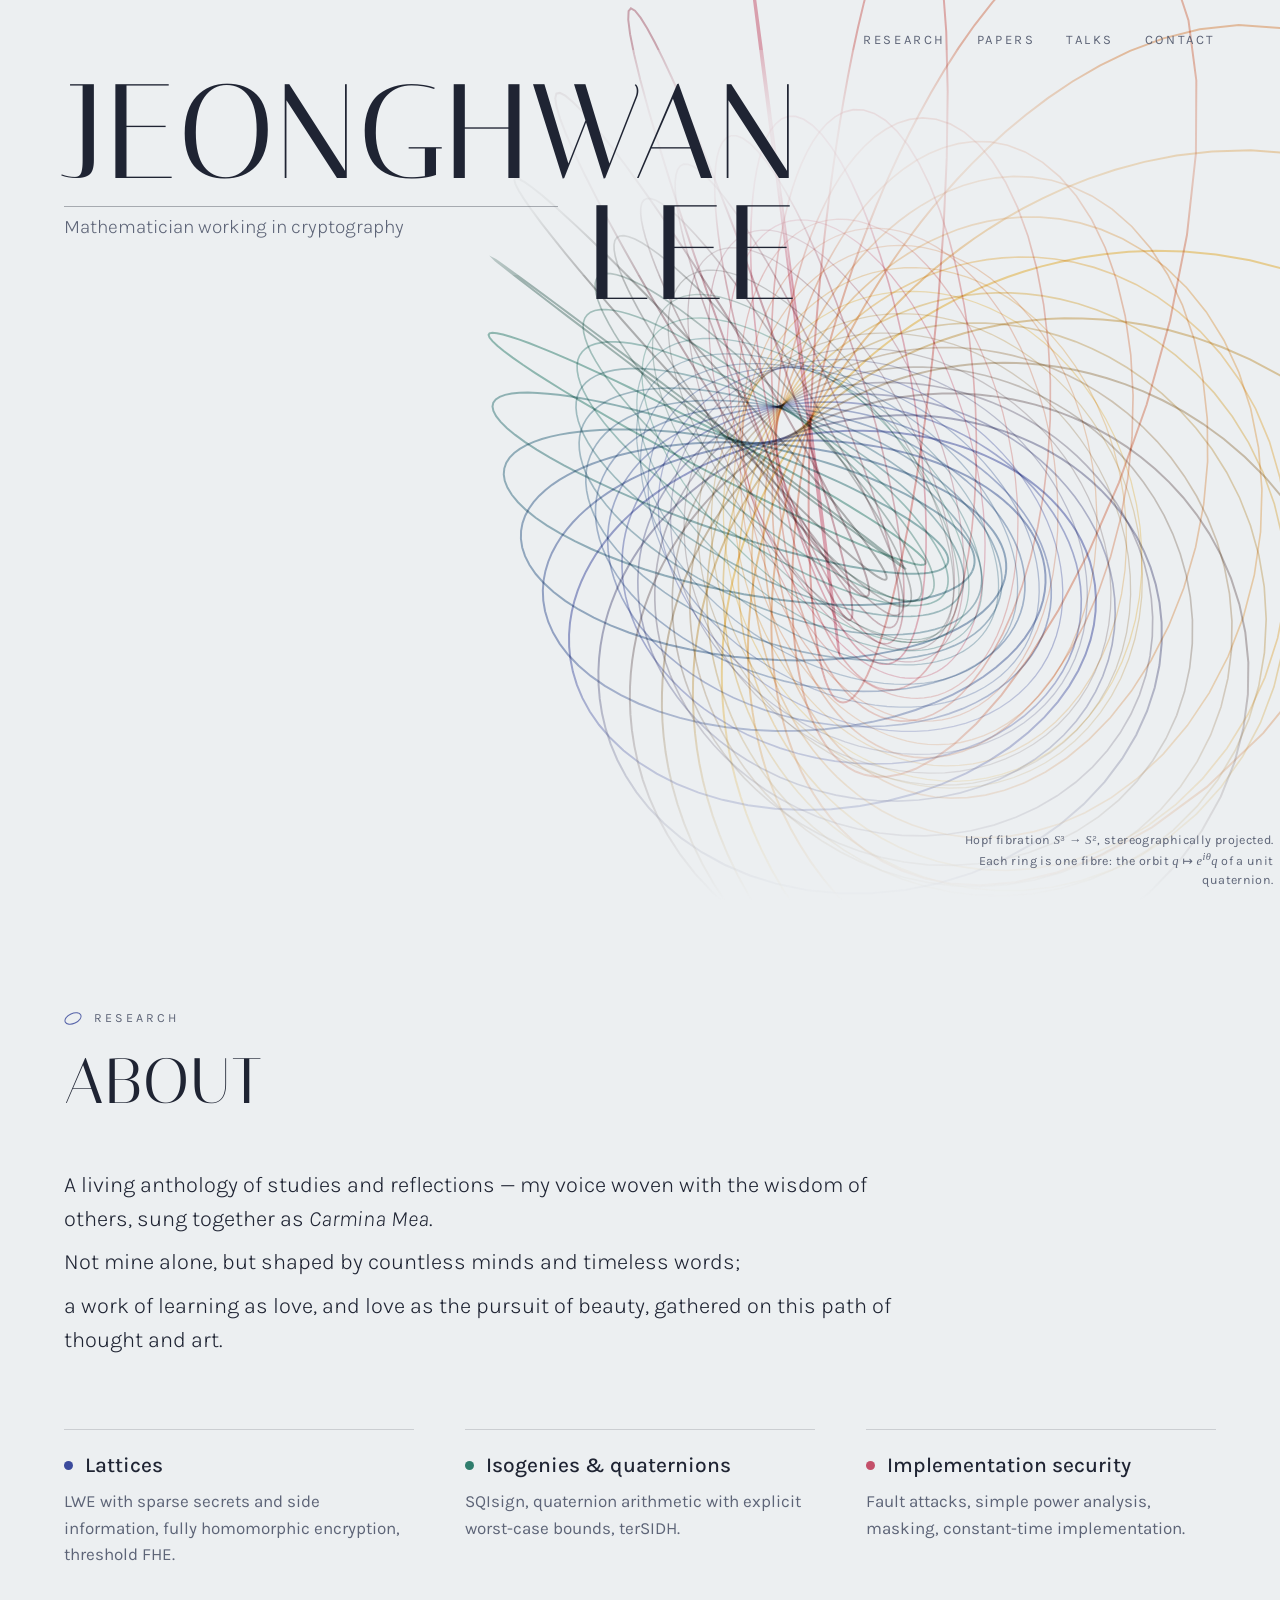
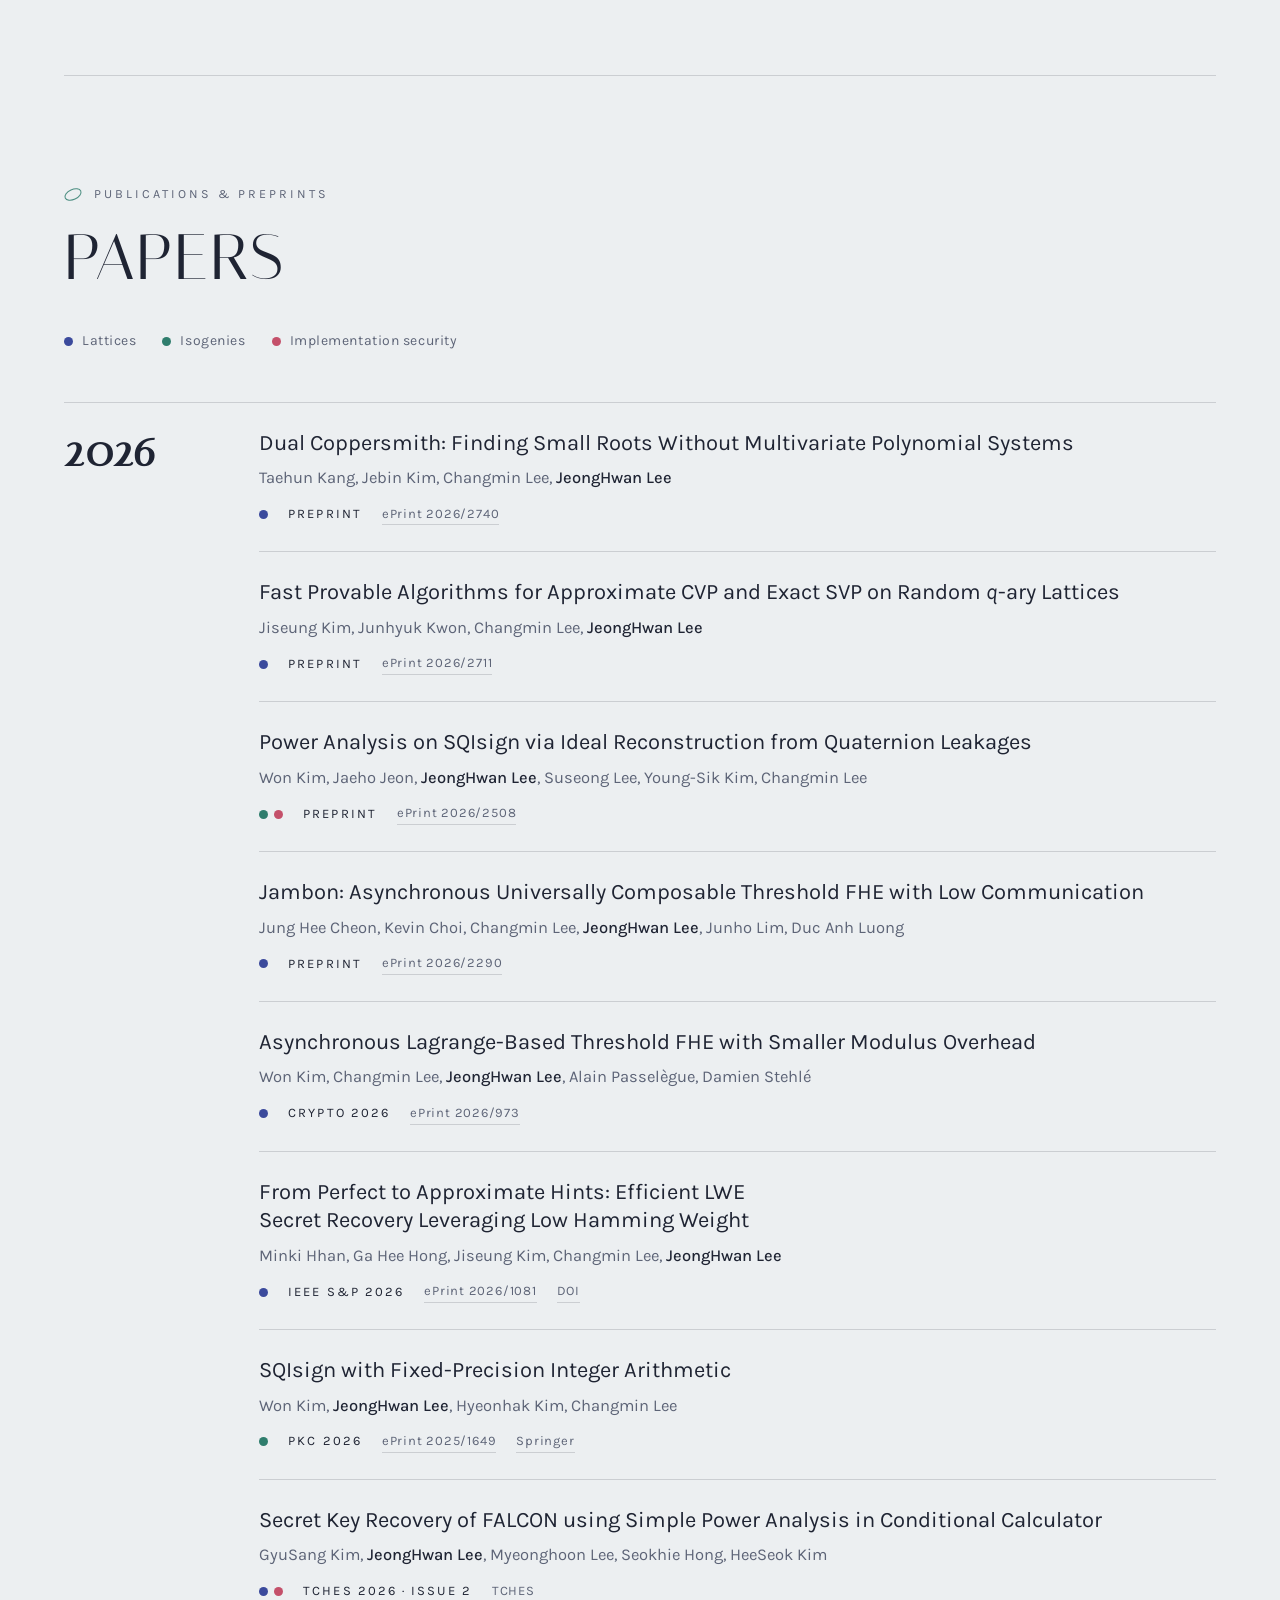
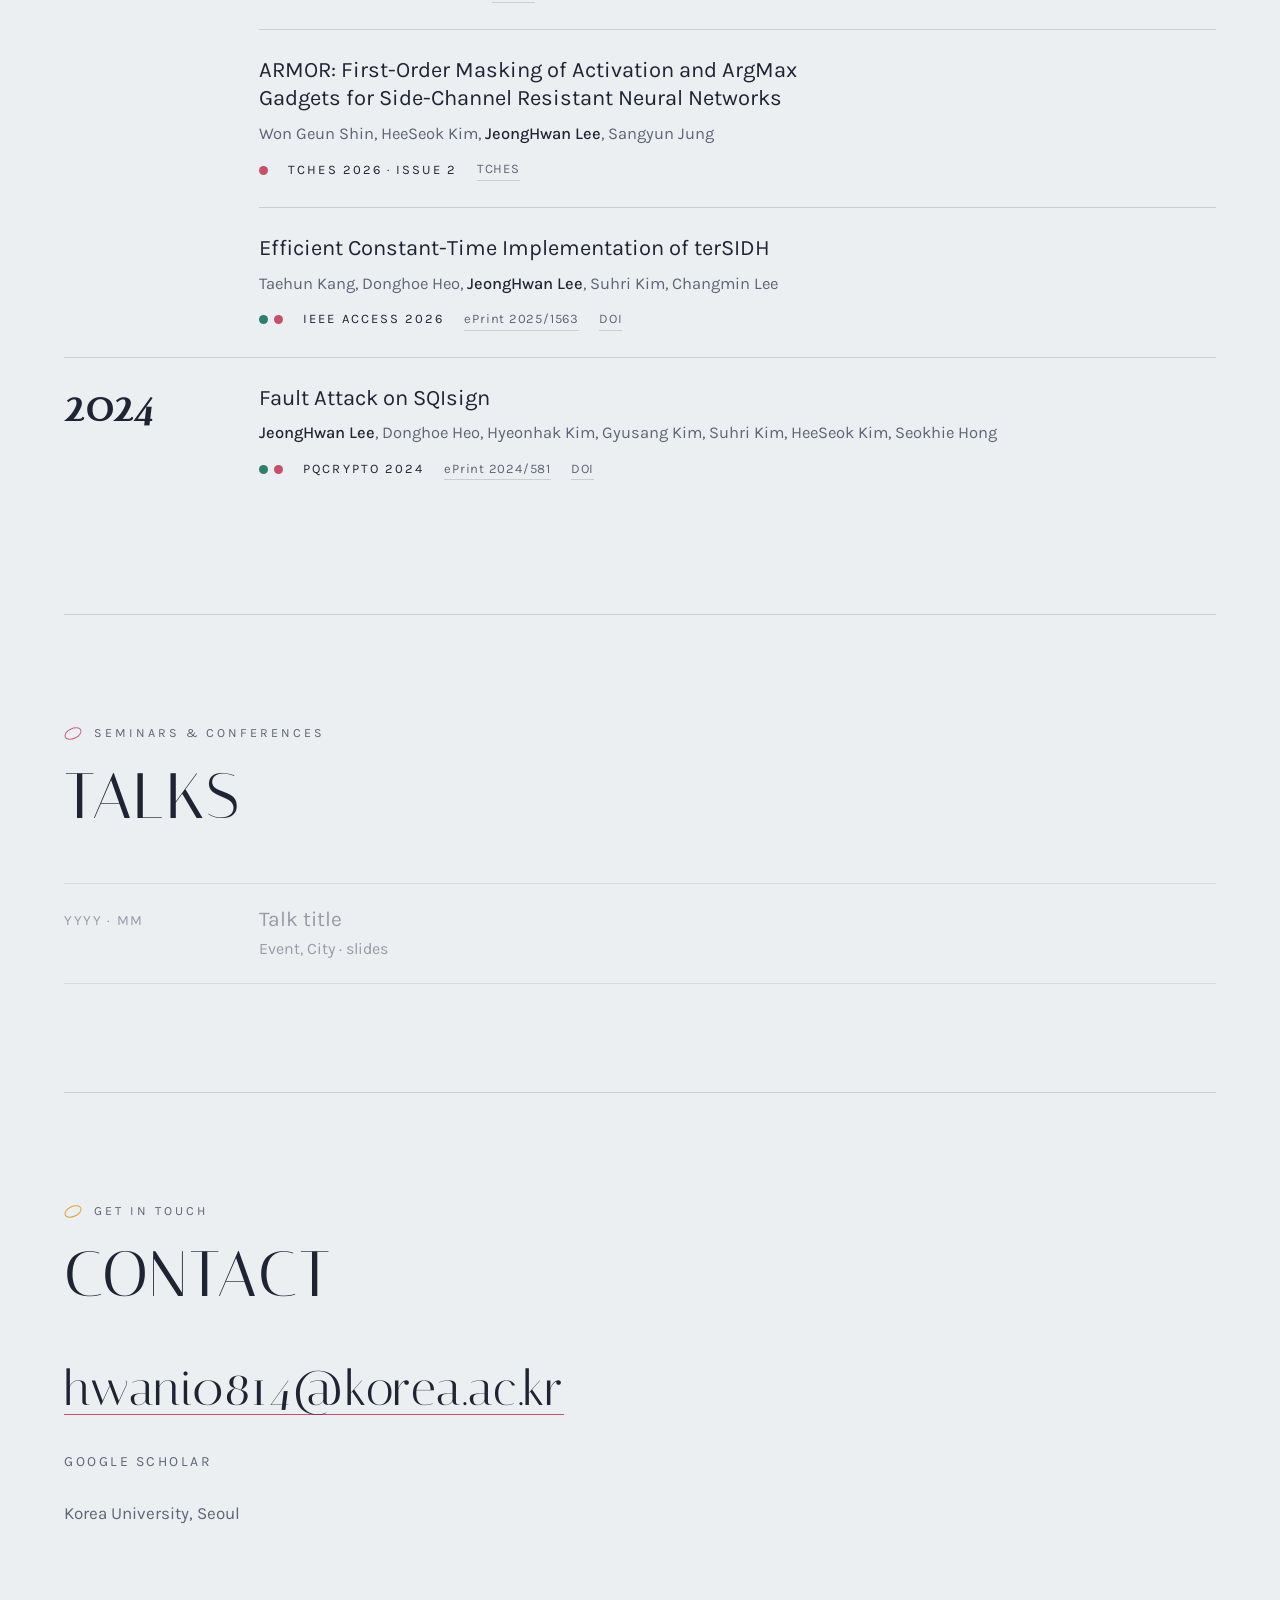
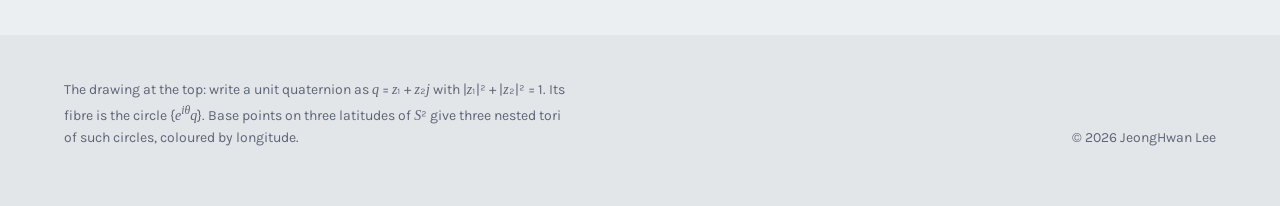
<file: index.html>
<!doctype html>
<html lang="en">
<head>
<meta charset="utf-8">
<meta name="viewport" content="width=device-width, initial-scale=1">
<title>JeongHwan Lee</title>
<meta name="description" content="JeongHwan Lee — mathematician working in cryptography at Korea University: quaternions, isogenies, lattices.">
<link rel="preconnect" href="https://fonts.googleapis.com">
<link rel="preconnect" href="https://fonts.gstatic.com" crossorigin>
<link rel="stylesheet" href="https://fonts.googleapis.com/css2?family=Italiana&family=Karla:ital,wght@0,300;0,400;0,500;1,300&display=swap">
<style>
  :root {
    color-scheme: light;
    --paper: #eceff1;
    --paper-deep: #e2e6e9;
    --ink: #1f2433;
    --soft: #5d6477;
    --rule: rgba(31, 36, 51, 0.16);
    --indigo: #3b4a9c;
    --viridian: #2f7d6d;
    --madder: #c4506a;
    --gamboge: #d39a1f;
    --display: "Italiana", "Didot", "Bodoni 72", "Playfair Display", Georgia, serif;
    --text: "Karla", "Helvetica Neue", Arial, system-ui, sans-serif;
    --math: "Times New Roman", Georgia, serif;
    --gutter: clamp(20px, 5vw, 80px);
    --name-size: clamp(44px, 10.5vw, 168px);
    --faint: rgba(31, 36, 51, 0.34);
  }
  *, *::before, *::after { box-sizing: border-box; }
  html { scroll-behavior: smooth; }
  body {
    margin: 0;
    background: var(--paper);
    color: var(--ink);
    font-family: var(--text);
    font-size: 19px;
    line-height: 1.6;
    -webkit-font-smoothing: antialiased;
  }
  a { color: inherit; text-decoration: none; }
  :focus-visible { outline: 2px solid var(--indigo); outline-offset: 3px; border-radius: 2px; }
  ::selection { background: rgba(59, 74, 156, 0.18); }
  i.m { font-family: var(--math); font-style: italic; }

  /* ---------------- hero ---------------- */
  .hero {
    position: relative;
    min-height: 100vh; min-height: 100svh;
    overflow: hidden;
    display: grid; grid-template-rows: auto 1fr auto;
    padding-inline: var(--gutter);
    padding-block: 30px 36px;
  }
  #hopf { position: absolute; inset: 0; width: 100%; height: 100%; display: block;
    -webkit-mask-image: linear-gradient(to bottom, #000 72%, transparent 100%); mask-image: linear-gradient(to bottom, #000 72%, transparent 100%); }
  .hero > *:not(canvas) { position: relative; }
  nav {
    display: flex; justify-content: flex-end; align-items: baseline; flex-wrap: wrap; gap: 12px 24px;
    font-size: 13px; letter-spacing: 0.2em; text-transform: uppercase; color: var(--soft);
  }
  nav .links { display: flex; flex-wrap: wrap; gap: 8px clamp(16px, 2.4vw, 32px); }
  nav a:hover { color: var(--ink); }
  .copy { align-self: start; margin-top: 2.5vh; isolation: isolate; }
  .copy::before {
    content: ""; position: absolute; z-index: 0; pointer-events: none;
    inset: -14% -16% -20% -10%;
    background: radial-gradient(68% 62% at 34% 46%,
      rgba(236, 239, 241, 0.94) 0%,
      rgba(236, 239, 241, 0.82) 42%,
      rgba(236, 239, 241, 0.45) 68%,
      rgba(236, 239, 241, 0) 100%);
  }
  .copy > * { position: relative; z-index: 1; }
  h1 {
    font-family: var(--display); font-weight: 400;
    font-size: var(--name-size); line-height: 0.9; letter-spacing: 0.02em;
    text-transform: uppercase; margin: 0;
    display: inline-block; text-align: right;
  }
  h1 .l2 { display: block; position: relative; }
  /* thin rule filling the gap left of "LEE", aligned to the top of the L.
     0.0873em = ink top of the cap below the line box; 3.9119em = J-to-L gap.
     Both measured from the rendered face, so they hold at any size. */
  h1 .l2::before {
    content: ""; position: absolute; left: 0; top: 0.0873em;
    width: calc(3.9119em - 0.24em); height: 1px;
    background: var(--faint);
  }
  .lede {
    font-weight: 300; font-size: clamp(18px, 1.5vw, 21px); line-height: 1.55; color: var(--soft);
    margin: calc(var(--name-size) * -0.77) 0 0 0;
    width: max-content; max-width: 100%;
  }
  .hero-note {
    justify-self: end; text-align: right; max-width: 46ch;
    font-size: 12.5px; letter-spacing: 0.03em; line-height: 1.5; color: var(--soft);
    margin: 0 calc(var(--gutter) * -0.9) -26px 0;
  }
  @media (max-width: 900px) {
    .lede { margin-top: 26px; }
  }
  @media (max-width: 700px) {
    .copy { margin-top: 1.5vh; }
    .hero-note { justify-self: start; text-align: left; margin: 0; }
  }

  /* ---------------- sections ---------------- */
  main { padding-inline: var(--gutter); }
  section {
    max-width: 1160px; margin: 0 auto;
    padding-block: clamp(72px, 12vh, 132px);
    border-top: 1px solid var(--rule);
  }
  main section:first-of-type { border-top: 0; }
  .eyebrow {
    display: flex; align-items: center; gap: 12px;
    font-size: 12.5px; letter-spacing: 0.24em; text-transform: uppercase; color: var(--soft);
    margin: 0 0 22px;
  }
  .ring {
    width: 18px; height: 11px; flex: none;
    border: 1.5px solid var(--c, var(--indigo)); border-radius: 50%;
    transform: rotate(-24deg); opacity: 0.85;
  }
  h2 {
    font-family: var(--display); font-weight: 400; text-transform: uppercase;
    font-size: clamp(40px, 5.2vw, 64px); line-height: 1; letter-spacing: 0.03em;
    margin: 0 0 clamp(36px, 6vh, 60px);
  }

  /* about */
  .statement {
    font-weight: 300; font-size: clamp(19px, 1.72vw, 24px); line-height: 1.55;
    max-width: 66ch; margin: 0 0 clamp(48px, 8vh, 80px);
  }
  /* each stanza is its own block, separated by space rather than a bare
     newline; wrapped lines stay flush left. */
  .statement .ln { display: block; text-wrap: pretty; }
  .statement .ln + .ln { margin-top: 0.42em; }
  .statement em { font-style: italic; }
  .interests {
    list-style: none; margin: 0; padding: 0;
    display: grid; grid-template-columns: repeat(3, minmax(0, 1fr)); gap: 36px clamp(24px, 4vw, 56px);
  }
  .interests li { border-top: 1px solid var(--rule); padding-top: 22px; }
  .interests h3 {
    display: flex; align-items: center; gap: 12px;
    font-size: 21px; font-weight: 500; line-height: 1.25; margin: 0 0 10px;
  }
  .interests p { margin: 0; color: var(--soft); font-size: 17px; line-height: 1.55; }
  @media (max-width: 860px) { .interests { grid-template-columns: minmax(0, 1fr); } }

  /* publications */
  .filters { display: flex; flex-wrap: wrap; gap: 10px 26px; margin: -18px 0 44px; }
  .filters button {
    font: inherit; font-size: 14px; letter-spacing: 0.04em; color: var(--soft);
    background: none; border: 0; padding: 4px 0; cursor: pointer;
    display: inline-flex; align-items: center; gap: 9px;
    border-bottom: 1px solid transparent;
  }
  .filters button:hover { color: var(--ink); }
  .filters button[aria-pressed="true"] { color: var(--ink); border-bottom-color: var(--ink); }
  .dot { width: 9px; height: 9px; border-radius: 50%; background: var(--c); flex: none; display: inline-block; }

  .year-group {
    display: grid; grid-template-columns: 9rem minmax(0, 1fr); gap: 0 clamp(20px, 4vw, 56px);
    border-top: 1px solid var(--rule);
  }
  .year-group[hidden] { display: none; }
  .year {
    font-family: var(--display); font-size: 44px; line-height: 1; letter-spacing: 0.04em;
    margin: 0; padding-top: 26px; align-self: start; position: sticky; top: 24px;
  }
  .pubs { list-style: none; margin: 0; padding: 0; }
  .pub { padding-block: 26px; }
  .pub + .pub { border-top: 1px solid var(--rule); }
  .pub[hidden] { display: none; }
  .pub .title { font-size: 22px; font-weight: 400; line-height: 1.3; margin: 0 0 8px; text-wrap: balance; }
  .pub .title a { background-image: linear-gradient(var(--indigo), var(--indigo)); background-size: 0 1px; background-repeat: no-repeat; background-position: 0 100%; transition: background-size 0.4s ease, color 0.2s; }
  .pub .title a:hover { color: var(--indigo); background-size: 100% 1px; }
  .pub .authors { margin: 0 0 12px; font-size: 16.5px; color: var(--soft); }
  .pub .authors b { font-weight: 500; color: var(--ink); }
  .pub .meta { display: flex; flex-wrap: wrap; align-items: center; gap: 8px 20px; margin: 0; font-size: 13px; letter-spacing: 0.06em; }
  .pub .topics { display: inline-flex; gap: 6px; }
  .pub .venue { text-transform: uppercase; letter-spacing: 0.16em; color: var(--ink); }
  .pub .meta a { color: var(--soft); border-bottom: 1px solid var(--rule); }
  .pub .meta a:hover { color: var(--indigo); border-bottom-color: currentColor; }
  @media (max-width: 900px) {
    .lede { margin-top: 26px; }
  }
  @media (max-width: 700px) {
    .year-group { grid-template-columns: minmax(0, 1fr); }
    .year { position: static; font-size: 36px; }
  }

  /* talks */
  .talks { list-style: none; margin: 0; padding: 0; }
  .talk { display: grid; grid-template-columns: 9rem minmax(0, 1fr); gap: 4px clamp(20px, 4vw, 56px); padding-block: 22px; border-top: 1px solid var(--rule); }
  .talk:last-child { border-bottom: 1px solid var(--rule); }
  .talk .when { font-size: 14px; letter-spacing: 0.12em; color: var(--soft); padding-top: 4px; }
  .talk .t { font-size: 21px; margin: 0; line-height: 1.3; }
  .talk .where { font-size: 16px; color: var(--soft); margin: 2px 0 0; }
  .talk.placeholder { color: var(--soft); opacity: 0.6; }
  @media (max-width: 900px) {
    .lede { margin-top: 26px; }
  }
  @media (max-width: 700px) { .talk { grid-template-columns: minmax(0, 1fr); } }

  /* contact */
  .mail {
    font-family: var(--display); font-size: clamp(24px, 3.8vw, 50px); line-height: 1.15; letter-spacing: 0.02em;
    overflow-wrap: anywhere; display: inline-block;
    background-image: linear-gradient(var(--madder), var(--madder)); background-size: 100% 1px; background-repeat: no-repeat; background-position: 0 96%;
  }
  .mail:hover { color: var(--indigo); }
  .elsewhere { list-style: none; padding: 0; margin: 34px 0 0; display: flex; flex-wrap: wrap; gap: 10px 34px; font-size: 14px; letter-spacing: 0.18em; text-transform: uppercase; }
  .elsewhere a { color: var(--soft); }
  .elsewhere a:hover { color: var(--ink); }
  .addr { margin: 26px 0 0; color: var(--soft); font-size: 17px; }

  footer { background: var(--paper-deep); padding-inline: var(--gutter); padding-block: 44px 56px; }
  footer .inner {
    max-width: 1160px; margin: 0 auto;
    display: flex; justify-content: space-between; align-items: end; flex-wrap: wrap; gap: 20px 48px;
    font-size: 14px; line-height: 1.6; color: var(--soft);
  }
  footer .colophon { max-width: 64ch; margin: 0; }
  footer p { margin: 0; }
</style>
</head>
<body>

<header class="hero" id="top">
  <canvas id="hopf" aria-hidden="true"></canvas>
  <nav aria-label="Primary">
    <div class="links">
      <a href="#about">Research</a>
      <a href="#papers">Papers</a>
      <a href="#talks">Talks</a>
      <a href="#contact">Contact</a>
    </div>
  </nav>
  <div class="copy">
    <h1>JeongHwan <span class="l2">Lee</span></h1>
    <p class="lede">Mathematician working in cryptography</p>
  </div>
  <p class="hero-note">Hopf fibration <i class="m">S</i>³ → <i class="m">S</i>², stereographically projected. Each ring is one fibre: the orbit <i class="m">q</i> ↦ <i class="m">e</i><sup><i class="m">iθ</i></sup><i class="m">q</i> of a unit quaternion.</p>
</header>

<main>

  <section id="about">
    <p class="eyebrow"><span class="ring" aria-hidden="true"></span>Research</p>
    <h2>About</h2>
    <!-- 소개문 초안입니다. 자유롭게 고쳐 주세요. -->
    <p class="statement">
      <span class="ln">A living anthology of studies and reflections — my voice woven with the wisdom of others, sung together as <em>Carmina Mea</em>.</span>
      <span class="ln">Not mine alone, but shaped by countless minds and timeless words;</span>
      <span class="ln">a work of learning as love, and love as the pursuit of beauty, gathered on this path of thought and art.</span>
    </p>
    <ul class="interests">
      <li>
        <h3><span class="dot" style="--c: var(--indigo)" aria-hidden="true"></span>Lattices</h3>
        <p>LWE with sparse secrets and side information, fully homomorphic encryption, threshold FHE.</p>
      </li>
      <li>
        <h3><span class="dot" style="--c: var(--viridian)" aria-hidden="true"></span>Isogenies &amp; quaternions</h3>
        <p>SQIsign, quaternion arithmetic with explicit worst-case bounds, terSIDH.</p>
      </li>
      <li>
        <h3><span class="dot" style="--c: var(--madder)" aria-hidden="true"></span>Implementation security</h3>
        <p>Fault attacks, simple power analysis, masking, constant-time implementation.</p>
      </li>
    </ul>
  </section>

  <section id="papers">
    <p class="eyebrow"><span class="ring" style="--c: var(--viridian)" aria-hidden="true"></span>Publications &amp; preprints</p>
    <h2>Papers</h2>
    <div class="filters" role="group" aria-label="Filter papers by topic">
      <button type="button" id="f-lattice" data-topic="lattice" aria-pressed="false"><span class="dot" style="--c: var(--indigo)"></span>Lattices</button>
      <button type="button" id="f-isogeny" data-topic="isogeny" aria-pressed="false"><span class="dot" style="--c: var(--viridian)"></span>Isogenies</button>
      <button type="button" id="f-impl" data-topic="impl" aria-pressed="false"><span class="dot" style="--c: var(--madder)"></span>Implementation security</button>
    </div>

    <div class="year-group">
      <h3 class="year">2026</h3>
      <ol class="pubs">
        <li class="pub" data-topics="lattice">
          <p class="title"><a href="https://eprint.iacr.org/2026/2740">Dual Coppersmith: Finding Small Roots Without Multivariate Polynomial Systems</a></p>
          <p class="authors">Taehun Kang, Jebin Kim, Changmin Lee, <b>JeongHwan Lee</b></p>
          <p class="meta"><span class="topics"><span class="dot" style="--c: var(--indigo)" title="Lattices"></span></span><span class="venue">Preprint</span><a href="https://eprint.iacr.org/2026/2740">ePrint 2026/2740</a></p>
        </li>
        <li class="pub" data-topics="lattice">
          <p class="title"><a href="https://eprint.iacr.org/2026/2711">Fast Provable Algorithms for Approximate CVP and Exact SVP on Random <i>q</i>-ary Lattices</a></p>
          <p class="authors">Jiseung Kim, Junhyuk Kwon, Changmin Lee, <b>JeongHwan Lee</b></p>
          <p class="meta"><span class="topics"><span class="dot" style="--c: var(--indigo)" title="Lattices"></span></span><span class="venue">Preprint</span><a href="https://eprint.iacr.org/2026/2711">ePrint 2026/2711</a></p>
        </li>
        <li class="pub" data-topics="isogeny impl">
          <p class="title"><a href="https://eprint.iacr.org/2026/2508">Power Analysis on SQIsign via Ideal Reconstruction from Quaternion Leakages</a></p>
          <p class="authors">Won Kim, Jaeho Jeon, <b>JeongHwan Lee</b>, Suseong Lee, Young-Sik Kim, Changmin Lee</p>
          <p class="meta"><span class="topics"><span class="dot" style="--c: var(--viridian)" title="Isogenies"></span><span class="dot" style="--c: var(--madder)" title="Implementation security"></span></span><span class="venue">Preprint</span><a href="https://eprint.iacr.org/2026/2508">ePrint 2026/2508</a></p>
        </li>
        <li class="pub" data-topics="lattice">
          <p class="title"><a href="https://eprint.iacr.org/2026/2290">Jambon: Asynchronous Universally Composable Threshold FHE with Low Communication</a></p>
          <p class="authors">Jung Hee Cheon, Kevin Choi, Changmin Lee, <b>JeongHwan Lee</b>, Junho Lim, Duc Anh Luong</p>
          <p class="meta"><span class="topics"><span class="dot" style="--c: var(--indigo)" title="Lattices"></span></span><span class="venue">Preprint</span><a href="https://eprint.iacr.org/2026/2290">ePrint 2026/2290</a></p>
        </li>
        <li class="pub" data-topics="lattice">
          <p class="title"><a href="https://eprint.iacr.org/2026/973">Asynchronous Lagrange-Based Threshold FHE with Smaller Modulus Overhead</a></p>
          <p class="authors">Won Kim, Changmin Lee, <b>JeongHwan Lee</b>, Alain Passelègue, Damien Stehlé</p>
          <p class="meta"><span class="topics"><span class="dot" style="--c: var(--indigo)" title="Lattices"></span></span><span class="venue">CRYPTO 2026</span><a href="https://eprint.iacr.org/2026/973">ePrint 2026/973</a></p>
        </li>
        <li class="pub" data-topics="lattice">
          <p class="title"><a href="https://eprint.iacr.org/2026/1081">From Perfect to Approximate Hints: Efficient LWE Secret Recovery Leveraging Low Hamming Weight</a></p>
          <p class="authors">Minki Hhan, Ga Hee Hong, Jiseung Kim, Changmin Lee, <b>JeongHwan Lee</b></p>
          <p class="meta"><span class="topics"><span class="dot" style="--c: var(--indigo)" title="Lattices"></span></span><span class="venue">IEEE S&amp;P 2026</span><a href="https://eprint.iacr.org/2026/1081">ePrint 2026/1081</a><a href="https://doi.org/10.1109/SP63933.2026.00239">DOI</a></p>
        </li>
        <li class="pub" data-topics="isogeny">
          <p class="title"><a href="https://eprint.iacr.org/2025/1649">SQIsign with Fixed-Precision Integer Arithmetic</a></p>
          <p class="authors">Won Kim, <b>JeongHwan Lee</b>, Hyeonhak Kim, Changmin Lee</p>
          <p class="meta"><span class="topics"><span class="dot" style="--c: var(--viridian)" title="Isogenies"></span></span><span class="venue">PKC 2026</span><a href="https://eprint.iacr.org/2025/1649">ePrint 2025/1649</a><a href="https://link.springer.com/chapter/10.1007/978-3-032-26737-5_1">Springer</a></p>
        </li>
        <li class="pub" data-topics="lattice impl">
          <p class="title"><a href="https://tches.iacr.org/index.php/TCHES/article/view/12915">Secret Key Recovery of FALCON using Simple Power Analysis in Conditional Calculator</a></p>
          <p class="authors">GyuSang Kim, <b>JeongHwan Lee</b>, Myeonghoon Lee, Seokhie Hong, HeeSeok Kim</p>
          <p class="meta"><span class="topics"><span class="dot" style="--c: var(--indigo)" title="Lattices"></span><span class="dot" style="--c: var(--madder)" title="Implementation security"></span></span><span class="venue">TCHES 2026 · Issue 2</span><a href="https://tches.iacr.org/index.php/TCHES/article/view/12915">TCHES</a></p>
        </li>
        <li class="pub" data-topics="impl">
          <p class="title"><a href="https://tches.iacr.org/index.php/TCHES/article/view/12882">ARMOR: First-Order Masking of Activation and ArgMax Gadgets for Side-Channel Resistant Neural Networks</a></p>
          <p class="authors">Won Geun Shin, HeeSeok Kim, <b>JeongHwan Lee</b>, Sangyun Jung</p>
          <p class="meta"><span class="topics"><span class="dot" style="--c: var(--madder)" title="Implementation security"></span></span><span class="venue">TCHES 2026 · Issue 2</span><a href="https://tches.iacr.org/index.php/TCHES/article/view/12882">TCHES</a></p>
        </li>
        <li class="pub" data-topics="isogeny impl">
          <p class="title"><a href="https://doi.org/10.1109/ACCESS.2026.3674870">Efficient Constant-Time Implementation of terSIDH</a></p>
          <p class="authors">Taehun Kang, Donghoe Heo, <b>JeongHwan Lee</b>, Suhri Kim, Changmin Lee</p>
          <p class="meta"><span class="topics"><span class="dot" style="--c: var(--viridian)" title="Isogenies"></span><span class="dot" style="--c: var(--madder)" title="Implementation security"></span></span><span class="venue">IEEE Access 2026</span><a href="https://eprint.iacr.org/2025/1563">ePrint 2025/1563</a><a href="https://doi.org/10.1109/ACCESS.2026.3674870">DOI</a></p>
        </li>
      </ol>
    </div>

    <div class="year-group">
      <h3 class="year">2024</h3>
      <ol class="pubs">
        <li class="pub" data-topics="isogeny impl">
          <p class="title"><a href="https://eprint.iacr.org/2024/581">Fault Attack on SQIsign</a></p>
          <p class="authors"><b>JeongHwan Lee</b>, Donghoe Heo, Hyeonhak Kim, Gyusang Kim, Suhri Kim, HeeSeok Kim, Seokhie Hong</p>
          <p class="meta"><span class="topics"><span class="dot" style="--c: var(--viridian)" title="Isogenies"></span><span class="dot" style="--c: var(--madder)" title="Implementation security"></span></span><span class="venue">PQCrypto 2024</span><a href="https://eprint.iacr.org/2024/581">ePrint 2024/581</a><a href="https://doi.org/10.1007/978-3-031-62746-0_3">DOI</a></p>
        </li>
      </ol>
    </div>
  </section>

  <section id="talks">
    <p class="eyebrow"><span class="ring" style="--c: var(--madder)" aria-hidden="true"></span>Seminars &amp; conferences</p>
    <h2>Talks</h2>
    <ol class="talks">
      <!-- 발표 추가 형식 (placeholder 줄은 지워 주세요):
      <li class="talk">
        <span class="when">2026 · 08</span>
        <div><p class="t">Talk title</p><p class="where">Event, City · <a href="#">slides</a></p></div>
      </li>
      -->
      <li class="talk placeholder">
        <span class="when">YYYY · MM</span>
        <div><p class="t">Talk title</p><p class="where">Event, City · slides</p></div>
      </li>
    </ol>
  </section>

  <section id="contact">
    <p class="eyebrow"><span class="ring" style="--c: var(--gamboge)" aria-hidden="true"></span>Get in touch</p>
    <h2>Contact</h2>
    <a class="mail" href="mailto:hwani0814@korea.ac.kr">hwani0814@korea.ac.kr</a>
    <ul class="elsewhere">
      <li><a href="https://scholar.google.com/citations?user=zFxC22gAAAAJ&amp;hl=en">Google Scholar</a></li>
      <!-- <li><a href="https://github.com/USERNAME">GitHub</a></li> -->
      <!-- <li><a href="https://orcid.org/XXXX-XXXX-XXXX-XXXX">ORCID</a></li> -->
    </ul>
    <p class="addr">Korea University, Seoul</p>
  </section>

</main>

<footer>
  <div class="inner">
    <p class="colophon">The drawing at the top: write a unit quaternion as <i class="m">q</i> = <i class="m">z</i>₁ + <i class="m">z</i>₂<i class="m">j</i> with |<i class="m">z</i>₁|² + |<i class="m">z</i>₂|² = 1. Its fibre is the circle {<i class="m">e</i><sup><i class="m">iθ</i></sup><i class="m">q</i>}. Base points on three latitudes of <i class="m">S</i>² give three nested tori of such circles, coloured by longitude.</p>
    <p>© <span id="yr">2026</span> JeongHwan Lee</p>
  </div>
</footer>

<script>
(() => {
  "use strict";
  document.getElementById("yr").textContent = new Date().getFullYear();

  /* ---------- Hopf fibration ---------- */
  const cv = document.getElementById("hopf");
  const ctx = cv.getContext("2d");
  const hero = cv.parentElement;
  const still = matchMedia("(prefers-reduced-motion: reduce)");

  // pigments: indigo → viridian → rose madder → gamboge → indigo
  const pig = [[59, 74, 156], [47, 125, 109], [196, 80, 106], [224, 169, 48], [59, 74, 156]];
  const pigment = (u) => {
    const x = u * (pig.length - 1), i = Math.floor(x), f = x - i, a = pig[i], b = pig[Math.min(i + 1, pig.length - 1)];
    return a.map((c, k) => Math.round(c + (b[k] - c) * f));
  };

  // a fibre is fixed by (eta, phi): z1 = e^{i(t+phi)} sin(eta), z2 = e^{it} cos(eta)
  const rings = [];
  [0.78, 1.02, 1.26].forEach((eta, li) => {
    const m = [20, 26, 20][li];
    for (let k = 0; k < m; k++) rings.push({ eta, phi: (2 * Math.PI * k) / m, u: k / m, li });
  });

  let W = 0, H = 0, dpr = 1;
  function resize() {
    dpr = Math.min(window.devicePixelRatio || 1, 2);
    W = hero.clientWidth; H = hero.clientHeight;
    cv.width = Math.round(W * dpr); cv.height = Math.round(H * dpr);
    if (still.matches || !running) draw(performance.now());
  }

  let tx = 0, ty = 0, px = 0, py = 0; // pointer parallax (target, eased)
  const t0 = performance.now();
  const N = 120;

  function draw(now) {
    const t = still.matches ? 4 : (now - t0) / 1000 + 4;
    px += (tx - px) * 0.04; py += (ty - py) * 0.04;
    ctx.setTransform(dpr, 0, 0, dpr, 0, 0);
    ctx.clearRect(0, 0, W, H);
    ctx.globalCompositeOperation = "multiply";

    const wide = W > 900;
    const cx = wide ? W * 0.64 : W * 0.5;
    const cy = wide ? H * 0.56 : H * 0.7;
    const sc = Math.min(W, H) * (wide ? 0.23 : 0.24);
    const a4 = 0.35 * Math.sin(t * 0.07);           // rotation of S^3 in the (x1, y2)-plane
    const ry = t * 0.11 + px * 0.6, rx = 0.55 + py * 0.35;
    const ca = Math.cos(a4), sa = Math.sin(a4), cyw = Math.cos(ry), syw = Math.sin(ry), cxr = Math.cos(rx), sxr = Math.sin(rx);
    const reveal = still.matches ? Infinity : (now - t0) / 1000;

    rings.forEach((r, idx) => {
      // load sequence: rings draw themselves in, staggered
      const p = Math.max(0, Math.min(1, (reveal - idx * 0.018) / 1.1));
      if (p === 0) return;
      const [cr, cg, cb] = pigment(r.u);
      ctx.strokeStyle = `rgba(${cr},${cg},${cb},${0.5 - r.li * 0.08})`;
      ctx.lineWidth = 1.3 + (2 - r.li) * 0.35;
      ctx.beginPath();
      const last = Math.round(N * (1 - Math.pow(1 - p, 3)));
      let started = false;
      for (let s = 0; s <= last; s++) {
        const th = (2 * Math.PI * s) / N;
        let x1 = Math.sin(r.eta) * Math.cos(th + r.phi), y1 = Math.sin(r.eta) * Math.sin(th + r.phi);
        let x2 = Math.cos(r.eta) * Math.cos(th), y2 = Math.cos(r.eta) * Math.sin(th);
        [x1, y2] = [ca * x1 - sa * y2, sa * x1 + ca * y2];
        const d = 1 - y2;                              // stereographic projection from (0,0,0,1)
        if (d < 0.02) { started = false; continue; }
        let X = x1 / d, Y = y1 / d, Z = x2 / d;
        [X, Z] = [cyw * X + syw * Z, -syw * X + cyw * Z];
        [Y, Z] = [cxr * Y - sxr * Z, sxr * Y + cxr * Z];
        const persp = 5 / (5 + Z);
        const sx = cx + X * sc * persp, sy = cy + Y * sc * persp;
        if (!started) { ctx.moveTo(sx, sy); started = true; } else ctx.lineTo(sx, sy);
      }
      ctx.stroke();
    });
    ctx.globalCompositeOperation = "source-over";
  }

  let running = false, visible = true;
  function loop(now) {
    if (!visible || still.matches) { running = false; return; }
    draw(now);
    requestAnimationFrame(loop);
  }
  function start() { if (!running && visible && !still.matches) { running = true; requestAnimationFrame(loop); } }

  new IntersectionObserver((entries) => { visible = entries[0].isIntersecting; start(); }).observe(hero);
  window.addEventListener("resize", resize);
  window.addEventListener("pointermove", (e) => {
    if (e.pointerType !== "mouse") return;
    tx = e.clientX / window.innerWidth - 0.5; ty = e.clientY / window.innerHeight - 0.5;
  }, { passive: true });
  still.addEventListener("change", () => { resize(); start(); });
  resize();
  start();

  /* ---------- paper filter ---------- */
  const buttons = [...document.querySelectorAll(".filters button")];
  const pubs = [...document.querySelectorAll(".pub")];
  const groups = [...document.querySelectorAll(".year-group")];
  buttons.forEach((btn) => btn.addEventListener("click", () => {
    const on = btn.getAttribute("aria-pressed") !== "true";
    buttons.forEach((b) => b.setAttribute("aria-pressed", String(b === btn && on)));
    const topic = on ? btn.dataset.topic : null;
    pubs.forEach((li) => { li.hidden = topic !== null && !li.dataset.topics.split(" ").includes(topic); });
    groups.forEach((g) => { g.hidden = g.querySelectorAll(".pub:not([hidden])").length === 0; });
  }));
})();
</script>
</body>
</html>
</file>
